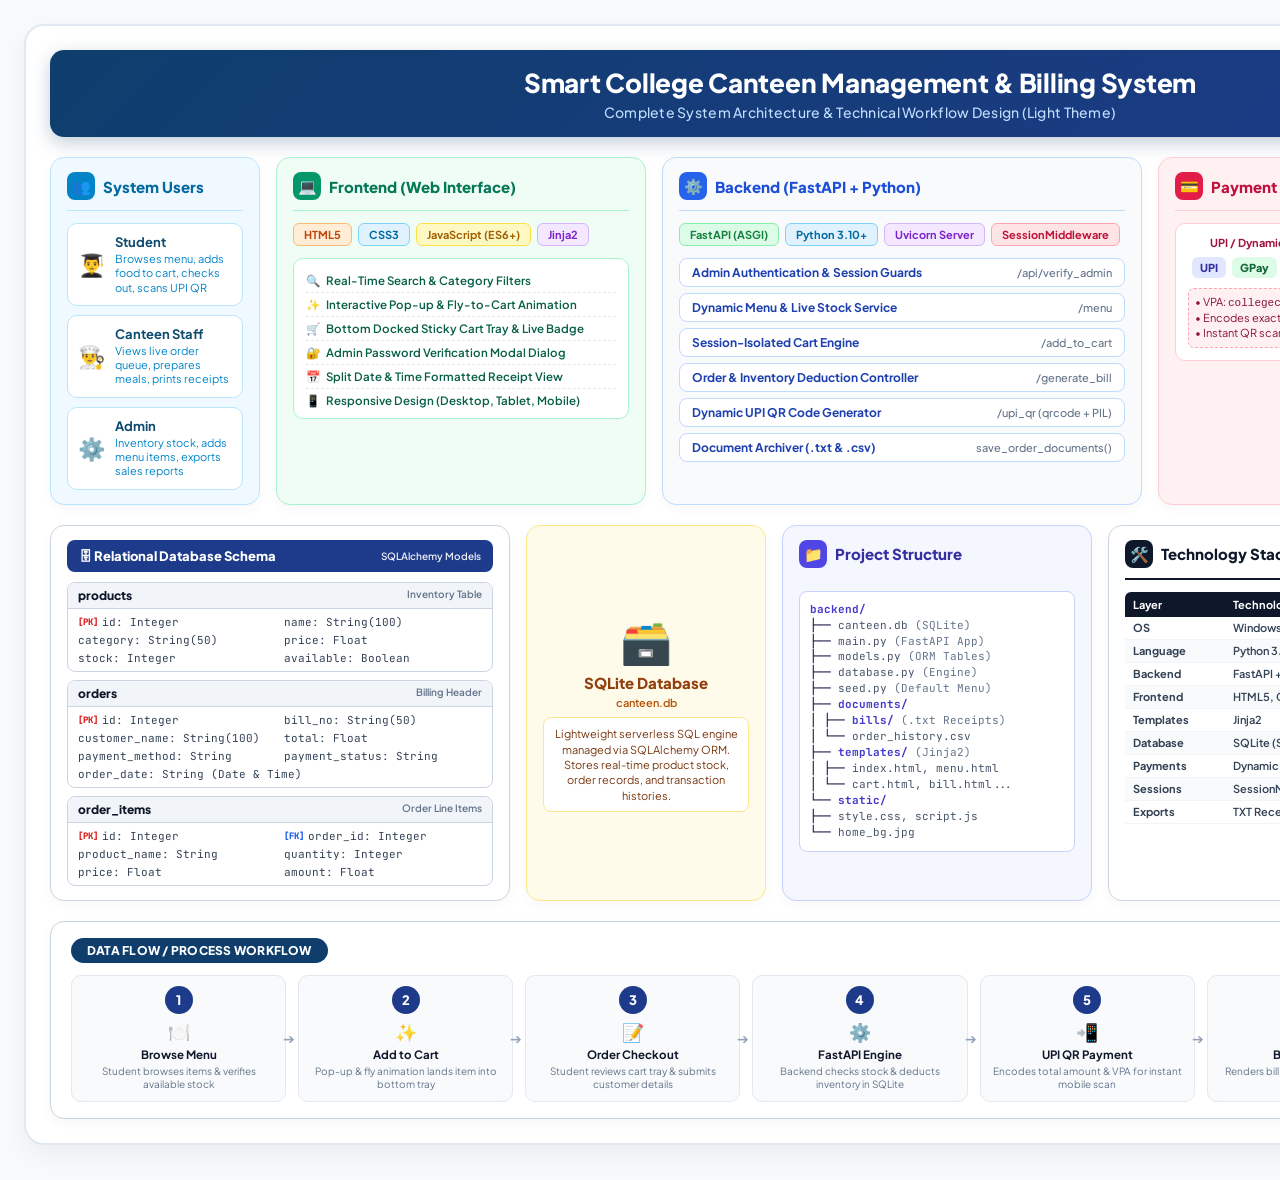
<file: documents/architecture_diagram.html>
<!DOCTYPE html>
<html lang="en">
<head>
<meta charset="UTF-8">
<title>Smart College Canteen - System Architecture Design</title>
<link rel="preconnect" href="https://fonts.googleapis.com">
<link rel="preconnect" href="https://fonts.gstatic.com" crossorigin>
<link href="https://fonts.googleapis.com/css2?family=Plus+Jakarta+Sans:wght@400;500;600;700;800&family=JetBrains+Mono:wght@500;600&display=swap" rel="stylesheet">
<style>
  * {
    box-sizing: border-box;
    margin: 0;
    padding: 0;
  }
  body {
    font-family: 'Plus Jakarta Sans', -apple-system, BlinkMacSystemFont, 'Segoe UI', Roboto, sans-serif;
    background-color: #F8FAFC;
    color: #1E293B;
    padding: 24px;
    width: 1720px;
    min-height: 1180px;
    margin: 0 auto;
  }
  .canvas {
    background: #FFFFFF;
    border: 2px solid #E2E8F0;
    border-radius: 20px;
    padding: 24px;
    box-shadow: 0 10px 30px rgba(15, 23, 42, 0.06);
    position: relative;
  }

  /* MAIN BANNER HEADER */
  .main-header {
    background: linear-gradient(135deg, #0F3E6D 0%, #1E3A8A 100%);
    color: #FFFFFF;
    text-align: center;
    padding: 16px 24px;
    border-radius: 14px;
    box-shadow: 0 6px 18px rgba(15, 62, 109, 0.25);
    margin-bottom: 20px;
  }
  .main-header h1 {
    font-size: 26px;
    font-weight: 800;
    letter-spacing: -0.01em;
    margin-bottom: 4px;
  }
  .main-header p {
    font-size: 14px;
    font-weight: 500;
    color: #BFDBFE;
    letter-spacing: 0.02em;
  }

  /* TOP ROW GRID (5 Columns: Users, Frontend, Backend, Payment, Output) */
  .top-grid {
    display: grid;
    grid-template-columns: 210px 370px 480px 280px 280px;
    gap: 16px;
    margin-bottom: 20px;
    align-items: stretch;
  }

  .card {
    background: #FFFFFF;
    border-radius: 14px;
    padding: 14px 16px;
    border: 1.5px solid #E2E8F0;
    box-shadow: 0 4px 12px rgba(15, 23, 42, 0.03);
    position: relative;
  }

  .card-header {
    display: flex;
    align-items: center;
    gap: 8px;
    padding-bottom: 10px;
    margin-bottom: 12px;
    border-bottom: 1.5px solid #F1F5F9;
  }
  .card-header h3 {
    font-size: 15px;
    font-weight: 800;
    margin: 0;
  }
  .card-header .icon-badge {
    width: 28px;
    height: 28px;
    border-radius: 8px;
    display: flex;
    align-items: center;
    justify-content: center;
    font-size: 15px;
  }

  /* USERS CARD */
  .card-users {
    border-color: #BAE6FD;
    background: #F0F9FF;
  }
  .card-users .card-header {
    border-color: #BAE6FD;
  }
  .card-users .card-header h3 {
    color: #0369A1;
  }
  .card-users .icon-badge {
    background: #0284C7;
    color: #FFFFFF;
  }
  .user-item {
    background: #FFFFFF;
    border: 1px solid #BAE6FD;
    border-radius: 10px;
    padding: 10px;
    margin-bottom: 9px;
    display: flex;
    align-items: center;
    gap: 10px;
  }
  .user-avatar {
    font-size: 22px;
  }
  .user-info h4 {
    font-size: 13px;
    font-weight: 700;
    color: #0C4A6E;
    margin-bottom: 2px;
  }
  .user-info p {
    font-size: 11px;
    color: #0284C7;
    line-height: 1.3;
  }

  /* FRONTEND CARD */
  .card-frontend {
    border-color: #A7F3D0;
    background: #F0FDF4;
  }
  .card-frontend .card-header {
    border-color: #A7F3D0;
  }
  .card-frontend .card-header h3 {
    color: #047857;
  }
  .card-frontend .icon-badge {
    background: #059669;
    color: #FFFFFF;
  }
  .badge-row {
    display: flex;
    gap: 6px;
    margin-bottom: 12px;
    flex-wrap: wrap;
  }
  .pill-badge {
    font-size: 11px;
    font-weight: 700;
    padding: 4px 10px;
    border-radius: 6px;
    display: inline-flex;
    align-items: center;
    gap: 4px;
  }
  .pill-orange { background: #FFEDD5; color: #C2410C; border: 1px solid #FDBA74; }
  .pill-blue   { background: #E0F2FE; color: #0369A1; border: 1px solid #7DD3FC; }
  .pill-yellow { background: #FEF9C3; color: #A16207; border: 1px solid #FDE047; }
  .pill-purple { background: #F3E8FF; color: #7E22CE; border: 1px solid #D8B4FE; }
  .pill-green  { background: #DCFCE7; color: #15803D; border: 1px solid #86EFAC; }
  .pill-rose   { background: #FFE4E6; color: #BE123C; border: 1px solid #FDA4AF; }

  .ui-features-box {
    background: #FFFFFF;
    border: 1px solid #A7F3D0;
    border-radius: 10px;
    padding: 10px 12px;
  }
  .feature-line {
    font-size: 11.5px;
    font-weight: 600;
    color: #065F46;
    padding: 4px 0;
    display: flex;
    align-items: center;
    gap: 6px;
    border-bottom: 1px dashed #E2E8F0;
  }
  .feature-line:last-child {
    border-bottom: none;
    padding-bottom: 0;
  }

  /* BACKEND CARD */
  .card-backend {
    border-color: #BFDBFE;
    background: #F8FAFC;
  }
  .card-backend .card-header {
    border-color: #BFDBFE;
  }
  .card-backend .card-header h3 {
    color: #1D4ED8;
  }
  .card-backend .icon-badge {
    background: #2563EB;
    color: #FFFFFF;
  }
  .module-list {
    display: flex;
    flex-direction: column;
    gap: 6px;
  }
  .module-box {
    background: #FFFFFF;
    border: 1px solid #BFDBFE;
    border-radius: 8px;
    padding: 6px 12px;
    font-size: 12px;
    font-weight: 700;
    color: #1E40AF;
    display: flex;
    justify-content: space-between;
    align-items: center;
  }
  .module-box span.sub {
    font-size: 11px;
    font-weight: 500;
    color: #64748B;
  }

  /* PAYMENT GATEWAY */
  .card-payment {
    border-color: #FECDD3;
    background: #FFF1F2;
  }
  .card-payment .card-header {
    border-color: #FECDD3;
  }
  .card-payment .card-header h3 {
    color: #BE123C;
  }
  .card-payment .icon-badge {
    background: #E11D48;
    color: #FFFFFF;
  }
  .payment-box {
    background: #FFFFFF;
    border: 1px solid #FECDD3;
    border-radius: 10px;
    padding: 12px;
    text-align: center;
  }
  .payment-apps {
    display: flex;
    justify-content: center;
    gap: 6px;
    margin-bottom: 10px;
    flex-wrap: wrap;
  }
  .pay-tag {
    font-size: 11px;
    font-weight: 800;
    padding: 4px 8px;
    border-radius: 6px;
  }
  .pay-upi { background: #E0E7FF; color: #3730A3; }
  .pay-gpay { background: #DCFCE7; color: #166534; }
  .pay-phonepe { background: #F3E8FF; color: #6B21A8; }
  .pay-paytm { background: #E0F2FE; color: #075985; }

  /* OUTPUT / PRINT CARD */
  .card-output {
    border-color: #E9D5FF;
    background: #FAF5FF;
  }
  .card-output .card-header {
    border-color: #E9D5FF;
  }
  .card-output .card-header h3 {
    color: #7E22CE;
  }
  .card-output .icon-badge {
    background: #9333EA;
    color: #FFFFFF;
  }
  .output-box {
    background: #FFFFFF;
    border: 1px solid #E9D5FF;
    border-radius: 10px;
    padding: 10px;
  }

  /* MIDDLE ROW (Database Schema, SQLite DB, Project Structure, Tech Stack, Key Features) */
  .middle-grid {
    display: grid;
    grid-template-columns: 460px 240px 310px 360px 270px;
    gap: 16px;
    margin-bottom: 20px;
  }

  /* DATABASE SCHEMA CARD */
  .card-schema {
    border-color: #CBD5E1;
  }
  .schema-header {
    background: #1E3A8A;
    color: #FFFFFF;
    padding: 8px 12px;
    border-radius: 8px;
    font-size: 13px;
    font-weight: 800;
    display: flex;
    justify-content: space-between;
    align-items: center;
    margin-bottom: 10px;
  }
  .tables-layout {
    display: flex;
    flex-direction: column;
    gap: 8px;
  }
  .db-table {
    border: 1px solid #CBD5E1;
    border-radius: 8px;
    background: #FFFFFF;
    overflow: hidden;
  }
  .db-table-header {
    background: #F1F5F9;
    padding: 5px 10px;
    font-size: 12px;
    font-weight: 800;
    color: #0F172A;
    border-bottom: 1px solid #CBD5E1;
    display: flex;
    justify-content: space-between;
  }
  .db-table-header .table-tag {
    font-size: 10px;
    font-weight: 600;
    color: #64748B;
  }
  .fields-grid {
    padding: 6px 10px;
    font-family: 'JetBrains Mono', monospace;
    font-size: 11px;
    display: grid;
    grid-template-columns: 1fr 1fr;
    gap: 4px 8px;
  }
  .field {
    display: flex;
    align-items: center;
    gap: 4px;
    color: #334155;
  }
  .key-pk { color: #DC2626; font-weight: 800; font-size: 9px; }
  .key-fk { color: #2563EB; font-weight: 800; font-size: 9px; }

  /* DATABASE CENTER CYLINDER */
  .card-database {
    border-color: #FDE68A;
    background: #FFFBEB;
    display: flex;
    flex-direction: column;
    align-items: center;
    justify-content: center;
    text-align: center;
  }
  .db-cylinder-icon {
    font-size: 42px;
    margin-bottom: 6px;
  }
  .db-title {
    font-size: 15px;
    font-weight: 800;
    color: #92400E;
    margin-bottom: 4px;
  }
  .db-sub {
    font-size: 11px;
    font-weight: 600;
    color: #B45309;
    margin-bottom: 8px;
  }
  .db-desc {
    font-size: 11px;
    color: #78350F;
    background: #FFFFFF;
    border: 1px solid #FDE68A;
    border-radius: 8px;
    padding: 8px;
    line-height: 1.4;
  }

  /* FOLDER STRUCTURE */
  .card-folder {
    border-color: #C7D2FE;
    background: #F5F7FF;
  }
  .card-folder .card-header h3 { color: #3730A3; }
  .folder-tree {
    font-family: 'JetBrains Mono', monospace;
    font-size: 11px;
    color: #1E1B4B;
    background: #FFFFFF;
    border: 1px solid #C7D2FE;
    border-radius: 8px;
    padding: 10px;
    line-height: 1.45;
  }
  .folder-name { color: #4338CA; font-weight: 700; }
  .file-name { color: #475569; }

  /* TECH STACK TABLE */
  .card-stack {
    border-color: #CBD5E1;
    background: #FFFFFF;
  }
  .stack-table {
    width: 100%;
    border-collapse: collapse;
    font-size: 11px;
  }
  .stack-table th {
    background: #0F172A;
    color: #FFFFFF;
    text-align: left;
    padding: 6px 8px;
    font-size: 11px;
    font-weight: 700;
  }
  .stack-table th:first-child { border-top-left-radius: 6px; }
  .stack-table th:last-child { border-top-right-radius: 6px; }
  .stack-table td {
    padding: 4.5px 8px;
    border-bottom: 1px solid #F1F5F9;
    color: #334155;
  }
  .stack-table tr:nth-child(even) td { background: #F8FAFC; }
  .stack-layer { font-weight: 700; color: #1E293B; }
  .stack-tech { font-weight: 600; color: #0F3E6D; }

  /* KEY FEATURES CARD */
  .card-features {
    border-color: #A7F3D0;
    background: #F0FDF4;
  }
  .card-features .card-header h3 { color: #047857; }
  .feature-item {
    font-size: 11px;
    font-weight: 600;
    color: #064E3B;
    margin-bottom: 7px;
    display: flex;
    align-items: flex-start;
    gap: 6px;
    line-height: 1.35;
  }
  .feature-check {
    color: #059669;
    font-size: 12px;
    font-weight: 800;
  }

  /* BOTTOM DATA FLOW / PROCESS FLOW (1 to 7 Ribbon) */
  .flow-card {
    background: #FFFFFF;
    border: 1.5px solid #CBD5E1;
    border-radius: 14px;
    padding: 16px 20px;
    box-shadow: 0 4px 12px rgba(15, 23, 42, 0.04);
  }
  .flow-header {
    background: #0F3E6D;
    color: #FFFFFF;
    display: inline-block;
    padding: 5px 16px;
    border-radius: 20px;
    font-size: 12px;
    font-weight: 800;
    letter-spacing: 0.02em;
    margin-bottom: 12px;
  }
  .flow-steps {
    display: grid;
    grid-template-columns: repeat(7, 1fr);
    gap: 12px;
    position: relative;
  }
  .step-box {
    background: #F8FAFC;
    border: 1px solid #E2E8F0;
    border-radius: 10px;
    padding: 10px 8px;
    text-align: center;
    position: relative;
    transition: all 0.2s;
  }
  .step-circle {
    width: 28px;
    height: 28px;
    border-radius: 50%;
    background: #1E3A8A;
    color: #FFFFFF;
    font-weight: 800;
    font-size: 13px;
    display: flex;
    align-items: center;
    justify-content: center;
    margin: 0 auto 6px auto;
  }
  .step-icon {
    font-size: 18px;
    margin-bottom: 4px;
  }
  .step-title {
    font-size: 11.5px;
    font-weight: 700;
    color: #0F172A;
    margin-bottom: 3px;
  }
  .step-desc {
    font-size: 10px;
    color: #64748B;
    line-height: 1.3;
  }
  .step-arrow {
    position: absolute;
    right: -10px;
    top: 50%;
    transform: translateY(-50%);
    font-size: 14px;
    color: #94A3B8;
    z-index: 10;
  }
</style>
</head>
<body>

<div class="canvas">

  <!-- MAIN HEADER -->
  <div class="main-header">
    <h1>Smart College Canteen Management & Billing System</h1>
    <p>Complete System Architecture & Technical Workflow Design (Light Theme)</p>
  </div>

  <!-- TOP ROW GRID -->
  <div class="top-grid">

    <!-- 1. USERS -->
    <div class="card card-users">
      <div class="card-header">
        <div class="icon-badge">👥</div>
        <h3>System Users</h3>
      </div>
      <div class="user-item">
        <div class="user-avatar">👨‍🎓</div>
        <div class="user-info">
          <h4>Student</h4>
          <p>Browses menu, adds food to cart, checks out, scans UPI QR</p>
        </div>
      </div>
      <div class="user-item">
        <div class="user-avatar">👨‍🍳</div>
        <div class="user-info">
          <h4>Canteen Staff</h4>
          <p>Views live order queue, prepares meals, prints receipts</p>
        </div>
      </div>
      <div class="user-item" style="margin-bottom: 0;">
        <div class="user-avatar">⚙️</div>
        <div class="user-info">
          <h4>Admin</h4>
          <p>Inventory stock, adds menu items, exports sales reports</p>
        </div>
      </div>
    </div>

    <!-- 2. FRONTEND -->
    <div class="card card-frontend">
      <div class="card-header">
        <div class="icon-badge">💻</div>
        <h3>Frontend (Web Interface)</h3>
      </div>
      <div class="badge-row">
        <span class="pill-badge pill-orange">HTML5</span>
        <span class="pill-badge pill-blue">CSS3</span>
        <span class="pill-badge pill-yellow">JavaScript (ES6+)</span>
        <span class="pill-badge pill-purple">Jinja2</span>
      </div>
      <div class="ui-features-box">
        <div class="feature-line">
          <span>🔍</span> Real-Time Search & Category Filters
        </div>
        <div class="feature-line">
          <span>✨</span> Interactive Pop-up & Fly-to-Cart Animation
        </div>
        <div class="feature-line">
          <span>🛒</span> Bottom Docked Sticky Cart Tray & Live Badge
        </div>
        <div class="feature-line">
          <span>🔐</span> Admin Password Verification Modal Dialog
        </div>
        <div class="feature-line">
          <span>📅</span> Split Date & Time Formatted Receipt View
        </div>
        <div class="feature-line">
          <span>📱</span> Responsive Design (Desktop, Tablet, Mobile)
        </div>
      </div>
    </div>

    <!-- 3. BACKEND (FASTAPI + PYTHON) -->
    <div class="card card-backend">
      <div class="card-header">
        <div class="icon-badge">⚙️</div>
        <h3>Backend (FastAPI + Python)</h3>
      </div>
      <div class="badge-row">
        <span class="pill-badge pill-green">FastAPI (ASGI)</span>
        <span class="pill-badge pill-blue">Python 3.10+</span>
        <span class="pill-badge pill-purple">Uvicorn Server</span>
        <span class="pill-badge pill-rose">SessionMiddleware</span>
      </div>
      <div class="module-list">
        <div class="module-box">
          <span>Admin Authentication & Session Guards</span>
          <span class="sub">/api/verify_admin</span>
        </div>
        <div class="module-box">
          <span>Dynamic Menu & Live Stock Service</span>
          <span class="sub">/menu</span>
        </div>
        <div class="module-box">
          <span>Session-Isolated Cart Engine</span>
          <span class="sub">/add_to_cart</span>
        </div>
        <div class="module-box">
          <span>Order & Inventory Deduction Controller</span>
          <span class="sub">/generate_bill</span>
        </div>
        <div class="module-box">
          <span>Dynamic UPI QR Code Generator</span>
          <span class="sub">/upi_qr (qrcode + PIL)</span>
        </div>
        <div class="module-box">
          <span>Document Archiver (.txt & .csv)</span>
          <span class="sub">save_order_documents()</span>
        </div>
      </div>
    </div>

    <!-- 4. PAYMENT GATEWAY -->
    <div class="card card-payment">
      <div class="card-header">
        <div class="icon-badge">💳</div>
        <h3>Payment Gateway</h3>
      </div>
      <div class="payment-box">
        <p style="font-size: 11px; font-weight: 700; color: #9F1239; margin-bottom: 8px;">
          UPI / Dynamic QR Code Payment
        </p>
        <div class="payment-apps">
          <span class="pay-tag pay-upi">UPI</span>
          <span class="pay-tag pay-gpay">GPay</span>
          <span class="pay-tag pay-phonepe">PhonePe</span>
          <span class="pay-tag pay-paytm">Paytm</span>
        </div>
        <div style="background: #FFF1F2; border: 1px dashed #FDA4AF; border-radius: 6px; padding: 6px; font-size: 11px; color: #881337; text-align: left; line-height: 1.35;">
          • VPA: <code>collegecanteen@okaxis</code><br>
          • Encodes exact Bill No & Total (INR)<br>
          • Instant QR scan on phone screen
        </div>
      </div>
    </div>

    <!-- 5. OUTPUT & DOCUMENTS -->
    <div class="card card-output">
      <div class="card-header">
        <div class="icon-badge">📄</div>
        <h3>Receipt & Documents</h3>
      </div>
      <div class="output-box">
        <div style="font-size: 12px; font-weight: 700; color: #6B21A8; margin-bottom: 6px;">
          🖨 Digital & Physical Output
        </div>
        <div style="font-size: 11px; color: #581C87; line-height: 1.45;">
          • <strong>Receipt View</strong> (Split Date & Time)<br>
          • <strong>Thermal / Browser Print</strong> (`window.print()`)<br>
          • <strong>.TXT Bill Document</strong> (`documents/bills/`)<br>
          • <strong>Master CSV Export</strong> (`order_history.csv`)
        </div>
      </div>
    </div>

  </div>

  <!-- MIDDLE ROW GRID -->
  <div class="middle-grid">

    <!-- 1. DATABASE SCHEMA -->
    <div class="card card-schema">
      <div class="schema-header">
        <span>🗄 Relational Database Schema</span>
        <span style="font-size: 10px; font-weight: 600; opacity: 0.9;">SQLAlchemy Models</span>
      </div>
      <div class="tables-layout">
        <!-- PRODUCT TABLE -->
        <div class="db-table">
          <div class="db-table-header">
            <span>products</span>
            <span class="table-tag">Inventory Table</span>
          </div>
          <div class="fields-grid">
            <div class="field"><span class="key-pk">[PK]</span> id: Integer</div>
            <div class="field">name: String(100)</div>
            <div class="field">category: String(50)</div>
            <div class="field">price: Float</div>
            <div class="field">stock: Integer</div>
            <div class="field">available: Boolean</div>
          </div>
        </div>

        <!-- ORDER TABLE -->
        <div class="db-table">
          <div class="db-table-header">
            <span>orders</span>
            <span class="table-tag">Billing Header</span>
          </div>
          <div class="fields-grid">
            <div class="field"><span class="key-pk">[PK]</span> id: Integer</div>
            <div class="field">bill_no: String(50)</div>
            <div class="field">customer_name: String(100)</div>
            <div class="field">total: Float</div>
            <div class="field">payment_method: String</div>
            <div class="field">payment_status: String</div>
            <div class="field" style="grid-column: span 2;">order_date: String (Date & Time)</div>
          </div>
        </div>

        <!-- ORDER_ITEMS TABLE -->
        <div class="db-table">
          <div class="db-table-header">
            <span>order_items</span>
            <span class="table-tag">Order Line Items</span>
          </div>
          <div class="fields-grid">
            <div class="field"><span class="key-pk">[PK]</span> id: Integer</div>
            <div class="field"><span class="key-fk">[FK]</span> order_id: Integer</div>
            <div class="field">product_name: String</div>
            <div class="field">quantity: Integer</div>
            <div class="field">price: Float</div>
            <div class="field">amount: Float</div>
          </div>
        </div>
      </div>
    </div>

    <!-- 2. DATABASE REPOSITORY -->
    <div class="card card-database">
      <div class="db-cylinder-icon">🗃️</div>
      <div class="db-title">SQLite Database</div>
      <div class="db-sub">canteen.db</div>
      <div class="db-desc">
        Lightweight serverless SQL engine managed via SQLAlchemy ORM. Stores real-time product stock, order records, and transaction histories.
      </div>
    </div>

    <!-- 3. PROJECT FOLDER STRUCTURE -->
    <div class="card card-folder">
      <div class="card-header">
        <div class="icon-badge" style="background: #4F46E5; color: white;">📁</div>
        <h3>Project Structure</h3>
      </div>
      <div class="folder-tree">
        <span class="folder-name">backend/</span><br>
        ├── <span class="file-name">canteen.db</span> <span style="color:#64748B;">(SQLite)</span><br>
        ├── <span class="file-name">main.py</span> <span style="color:#64748B;">(FastAPI App)</span><br>
        ├── <span class="file-name">models.py</span> <span style="color:#64748B;">(ORM Tables)</span><br>
        ├── <span class="file-name">database.py</span> <span style="color:#64748B;">(Engine)</span><br>
        ├── <span class="file-name">seed.py</span> <span style="color:#64748B;">(Default Menu)</span><br>
        ├── <span class="folder-name">documents/</span><br>
        │   ├── <span class="folder-name">bills/</span> <span style="color:#64748B;">(.txt Receipts)</span><br>
        │   └── <span class="file-name">order_history.csv</span><br>
        ├── <span class="folder-name">templates/</span> <span style="color:#64748B;">(Jinja2)</span><br>
        │   ├── <span class="file-name">index.html, menu.html</span><br>
        │   └── <span class="file-name">cart.html, bill.html...</span><br>
        └── <span class="folder-name">static/</span><br>
            ├── <span class="file-name">style.css, script.js</span><br>
            └── <span class="file-name">home_bg.jpg</span>
      </div>
    </div>

    <!-- 4. TECH STACK TABLE -->
    <div class="card card-stack">
      <div class="card-header" style="border-bottom: 2px solid #0F172A;">
        <div class="icon-badge" style="background: #0F172A; color: white;">🛠️</div>
        <h3 style="color: #0F172A;">Technology Stack</h3>
      </div>
      <table class="stack-table">
        <thead>
          <tr>
            <th>Layer</th>
            <th>Technology</th>
          </tr>
        </thead>
        <tbody>
          <tr>
            <td class="stack-layer">OS</td>
            <td class="stack-tech">Windows 10 / 11</td>
          </tr>
          <tr>
            <td class="stack-layer">Language</td>
            <td class="stack-tech">Python 3.10+</td>
          </tr>
          <tr>
            <td class="stack-layer">Backend</td>
            <td class="stack-tech">FastAPI + Uvicorn</td>
          </tr>
          <tr>
            <td class="stack-layer">Frontend</td>
            <td class="stack-tech">HTML5, CSS3, JS (Vanilla)</td>
          </tr>
          <tr>
            <td class="stack-layer">Templates</td>
            <td class="stack-tech">Jinja2</td>
          </tr>
          <tr>
            <td class="stack-layer">Database</td>
            <td class="stack-tech">SQLite (SQLAlchemy ORM)</td>
          </tr>
          <tr>
            <td class="stack-layer">Payments</td>
            <td class="stack-tech">Dynamic UPI QR Code</td>
          </tr>
          <tr>
            <td class="stack-layer">Sessions</td>
            <td class="stack-tech">SessionMiddleware</td>
          </tr>
          <tr>
            <td class="stack-layer">Exports</td>
            <td class="stack-tech">TXT Receipts + CSV Master</td>
          </tr>
        </tbody>
      </table>
    </div>

    <!-- 5. KEY FEATURES -->
    <div class="card card-features">
      <div class="card-header">
        <div class="icon-badge" style="background: #059669; color: white;">🌟</div>
        <h3>Key Features</h3>
      </div>
      <div class="feature-item">
        <span class="feature-check">✔</span>
        <span>Real-time Menu Browsing & Live Stock Badges</span>
      </div>
      <div class="feature-item">
        <span class="feature-check">✔</span>
        <span>Interactive Pop-Up & Fly-to-Cart Animation</span>
      </div>
      <div class="feature-item">
        <span class="feature-check">✔</span>
        <span>Sticky Bottom Cart Bar with Live Count Badge</span>
      </div>
      <div class="feature-item">
        <span class="feature-check">✔</span>
        <span>Dynamic UPI QR Code Generation with VPA & Amount</span>
      </div>
      <div class="feature-item">
        <span class="feature-check">✔</span>
        <span>Split Date & Time Details on Generated Bill</span>
      </div>
      <div class="feature-item">
        <span class="feature-check">✔</span>
        <span>Password Protected Admin Dashboard & Orders</span>
      </div>
      <div class="feature-item">
        <span class="feature-check">✔</span>
        <span>Automated Bill Documents (.txt) & CSV Master</span>
      </div>
    </div>

  </div>

  <!-- BOTTOM DATA FLOW / PROCESS FLOW -->
  <div class="flow-card">
    <div class="flow-header">DATA FLOW / PROCESS WORKFLOW</div>
    <div class="flow-steps">

      <!-- STEP 1 -->
      <div class="step-box">
        <div class="step-circle">1</div>
        <div class="step-icon">🍽️</div>
        <div class="step-title">Browse Menu</div>
        <div class="step-desc">Student browses items & verifies available stock</div>
        <span class="step-arrow">➔</span>
      </div>

      <!-- STEP 2 -->
      <div class="step-box">
        <div class="step-circle">2</div>
        <div class="step-icon">✨</div>
        <div class="step-title">Add to Cart</div>
        <div class="step-desc">Pop-up & fly animation lands item into bottom tray</div>
        <span class="step-arrow">➔</span>
      </div>

      <!-- STEP 3 -->
      <div class="step-box">
        <div class="step-circle">3</div>
        <div class="step-icon">📝</div>
        <div class="step-title">Order Checkout</div>
        <div class="step-desc">Student reviews cart tray & submits customer details</div>
        <span class="step-arrow">➔</span>
      </div>

      <!-- STEP 4 -->
      <div class="step-box">
        <div class="step-circle">4</div>
        <div class="step-icon">⚙️</div>
        <div class="step-title">FastAPI Engine</div>
        <div class="step-desc">Backend checks stock & deducts inventory in SQLite</div>
        <span class="step-arrow">➔</span>
      </div>

      <!-- STEP 5 -->
      <div class="step-box">
        <div class="step-circle">5</div>
        <div class="step-icon">📲</div>
        <div class="step-title">UPI QR Payment</div>
        <div class="step-desc">Encodes total amount & VPA for instant mobile scan</div>
        <span class="step-arrow">➔</span>
      </div>

      <!-- STEP 6 -->
      <div class="step-box">
        <div class="step-circle">6</div>
        <div class="step-icon">📅</div>
        <div class="step-title">Bill Generation</div>
        <div class="step-desc">Renders bill with separate Date & Time records</div>
        <span class="step-arrow">➔</span>
      </div>

      <!-- STEP 7 -->
      <div class="step-box">
        <div class="step-circle">7</div>
        <div class="step-icon">🖨️</div>
        <div class="step-title">Receipt Output</div>
        <div class="step-desc">Saves .txt bill, updates CSV, and prints receipt</div>
      </div>

    </div>
  </div>

</div>

</body>
</html>
</file>
